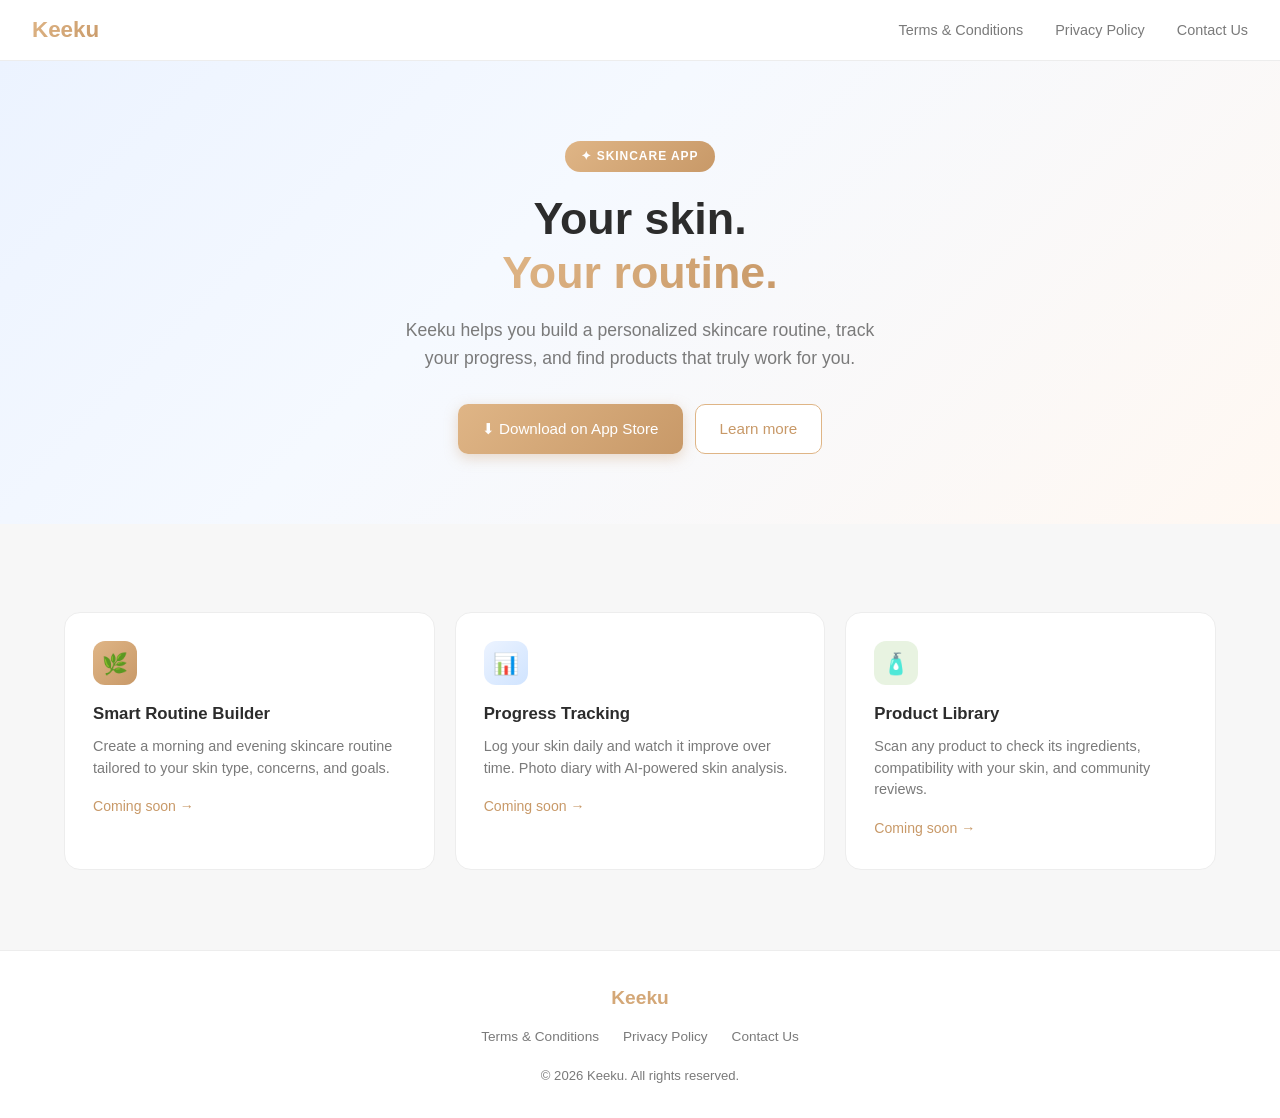
<file: index.html>
<!DOCTYPE html>
<html lang="en">
<head>
  <meta charset="UTF-8" />
  <meta name="viewport" content="width=device-width, initial-scale=1.0" />
  <title>Keeku — Your Skincare Companion</title>
  <meta name="description" content="Keeku helps you build a personalized skincare routine, track your skin progress, and discover products that actually work for you." />
  <link rel="stylesheet" href="style.css" />
</head>
<body>

  <nav>
    <div class="nav-inner">
      <a href="index.html" class="logo">Keeku</a>
      <ul class="nav-links">
        <li><a href="terms.html">Terms &amp; Conditions</a></li>
        <li><a href="privacy.html">Privacy Policy</a></li>
        <li><a href="contact.html">Contact Us</a></li>
      </ul>
    </div>
  </nav>

  <section class="hero">
    <div class="hero-badge">✦ Skincare App</div>
    <h1>Your skin.<br /><span>Your routine.</span></h1>
    <p>Keeku helps you build a personalized skincare routine, track your progress, and find products that truly work for you.</p>
    <div class="hero-links">
      <a href="#" class="btn btn-primary">
        ⬇ Download on App Store
      </a>
      <a href="#" class="btn btn-outline">
        Learn more
      </a>
    </div>
  </section>

  <main>
    <div class="cards-grid">
      <div class="card">
        <div class="card-icon icon-gold">🌿</div>
        <h3>Smart Routine Builder</h3>
        <p>Create a morning and evening skincare routine tailored to your skin type, concerns, and goals.</p>
        <a href="#" class="card-link">Coming soon →</a>
      </div>

      <div class="card">
        <div class="card-icon icon-blue">📊</div>
        <h3>Progress Tracking</h3>
        <p>Log your skin daily and watch it improve over time. Photo diary with AI-powered skin analysis.</p>
        <a href="#" class="card-link">Coming soon →</a>
      </div>

      <div class="card">
        <div class="card-icon icon-green">🧴</div>
        <h3>Product Library</h3>
        <p>Scan any product to check its ingredients, compatibility with your skin, and community reviews.</p>
        <a href="#" class="card-link">Coming soon →</a>
      </div>
    </div>
  </main>

  <footer>
    <div class="footer-inner">
      <div class="footer-logo">Keeku</div>
      <ul class="footer-links">
        <li><a href="terms.html">Terms &amp; Conditions</a></li>
        <li><a href="privacy.html">Privacy Policy</a></li>
        <li><a href="contact.html">Contact Us</a></li>
      </ul>
      <p>© 2026 Keeku. All rights reserved.</p>
    </div>
  </footer>

</body>
</html>
</file>
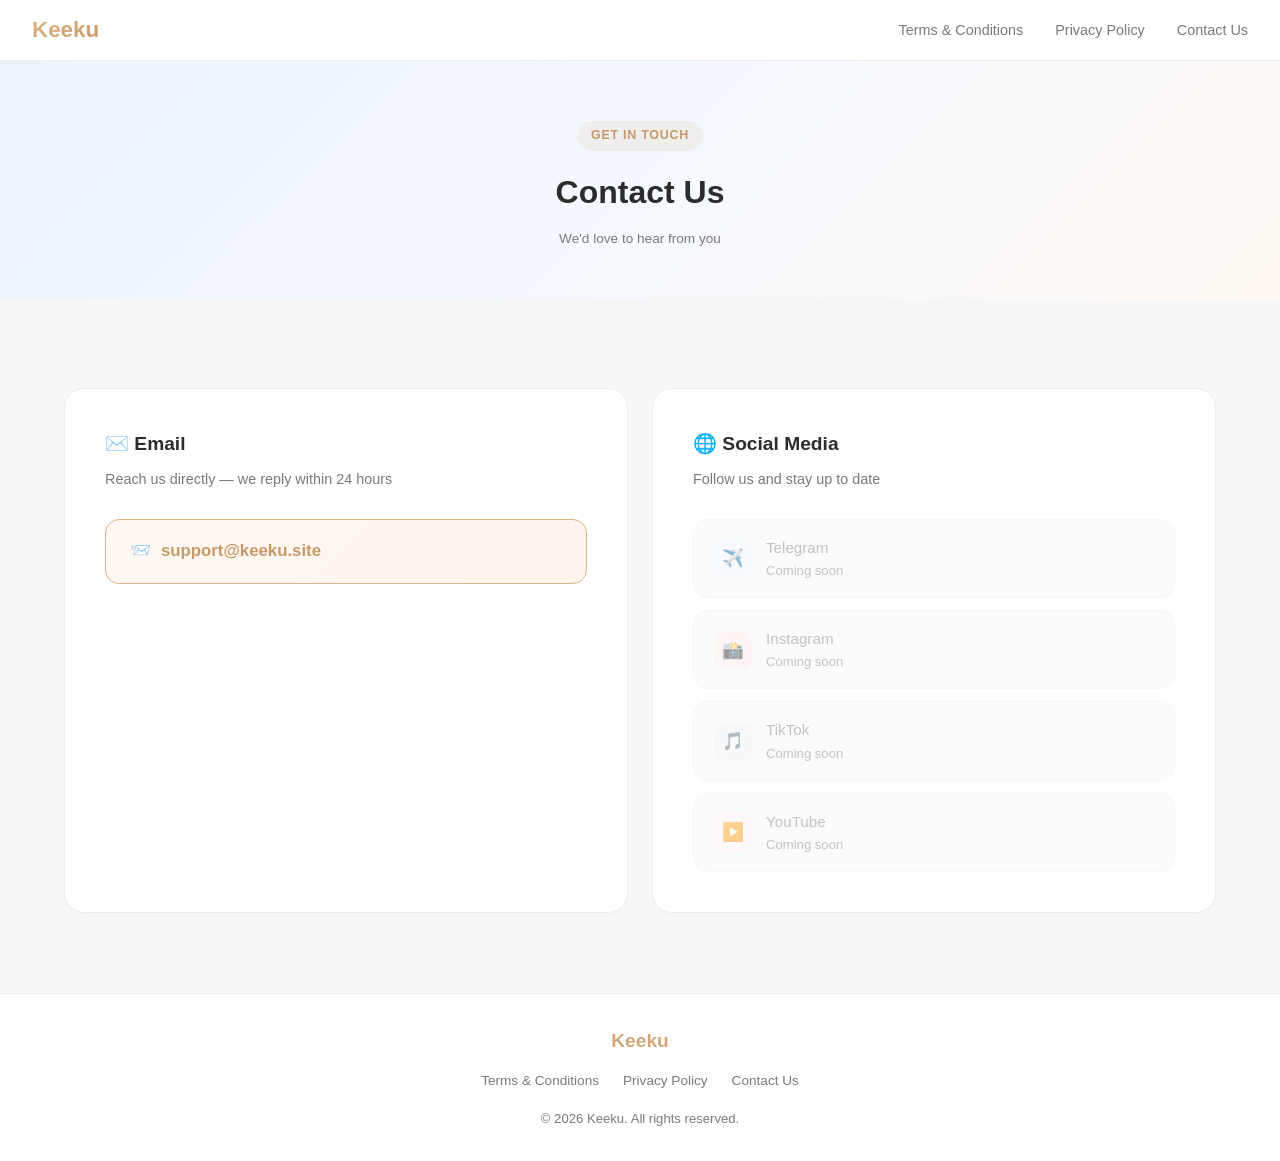
<file: contact.html>
<!DOCTYPE html>
<html lang="en">
<head>
  <meta charset="UTF-8" />
  <meta name="viewport" content="width=device-width, initial-scale=1.0" />
  <title>Contact Us — Keeku</title>
  <link rel="stylesheet" href="style.css" />
</head>
<body>

  <nav>
    <div class="nav-inner">
      <a href="index.html" class="logo">Keeku</a>
      <ul class="nav-links">
        <li><a href="terms.html">Terms &amp; Conditions</a></li>
        <li><a href="privacy.html">Privacy Policy</a></li>
        <li><a href="contact.html">Contact Us</a></li>
      </ul>
    </div>
  </nav>

  <div class="page-header">
    <div class="badge">Get in touch</div>
    <h1>Contact Us</h1>
    <p class="updated">We'd love to hear from you</p>
  </div>

  <main>
    <div class="contact-grid">

      <!-- EMAIL -->
      <div class="contact-card">
        <h2>✉️ Email</h2>
        <p class="sub">Reach us directly — we reply within 24 hours</p>
        <a href="mailto:support@keeku.site" class="contact-email-link">
          <span>📨</span>
          support@keeku.site
        </a>
      </div>

      <!-- SOCIAL MEDIA -->
      <div class="contact-card">
        <h2>🌐 Social Media</h2>
        <p class="sub">Follow us and stay up to date</p>
        <div class="social-list">

          <!-- Replace href="#" with real link when ready -->
          <a href="#" class="social-item placeholder">
            <div class="social-icon si-tg">✈️</div>
            <div>
              <div class="social-name">Telegram</div>
              <div class="social-handle">Coming soon</div>
            </div>
          </a>

          <a href="#" class="social-item placeholder">
            <div class="social-icon si-ig">📸</div>
            <div>
              <div class="social-name">Instagram</div>
              <div class="social-handle">Coming soon</div>
            </div>
          </a>

          <a href="#" class="social-item placeholder">
            <div class="social-icon si-tt">🎵</div>
            <div>
              <div class="social-name">TikTok</div>
              <div class="social-handle">Coming soon</div>
            </div>
          </a>

          <a href="#" class="social-item placeholder">
            <div class="social-icon si-yt">▶️</div>
            <div>
              <div class="social-name">YouTube</div>
              <div class="social-handle">Coming soon</div>
            </div>
          </a>

        </div>
      </div>

    </div>
  </main>

  <footer>
    <div class="footer-inner">
      <div class="footer-logo">Keeku</div>
      <ul class="footer-links">
        <li><a href="terms.html">Terms &amp; Conditions</a></li>
        <li><a href="privacy.html">Privacy Policy</a></li>
        <li><a href="contact.html">Contact Us</a></li>
      </ul>
      <p>© 2026 Keeku. All rights reserved.</p>
    </div>
  </footer>

</body>
</html>
</file>
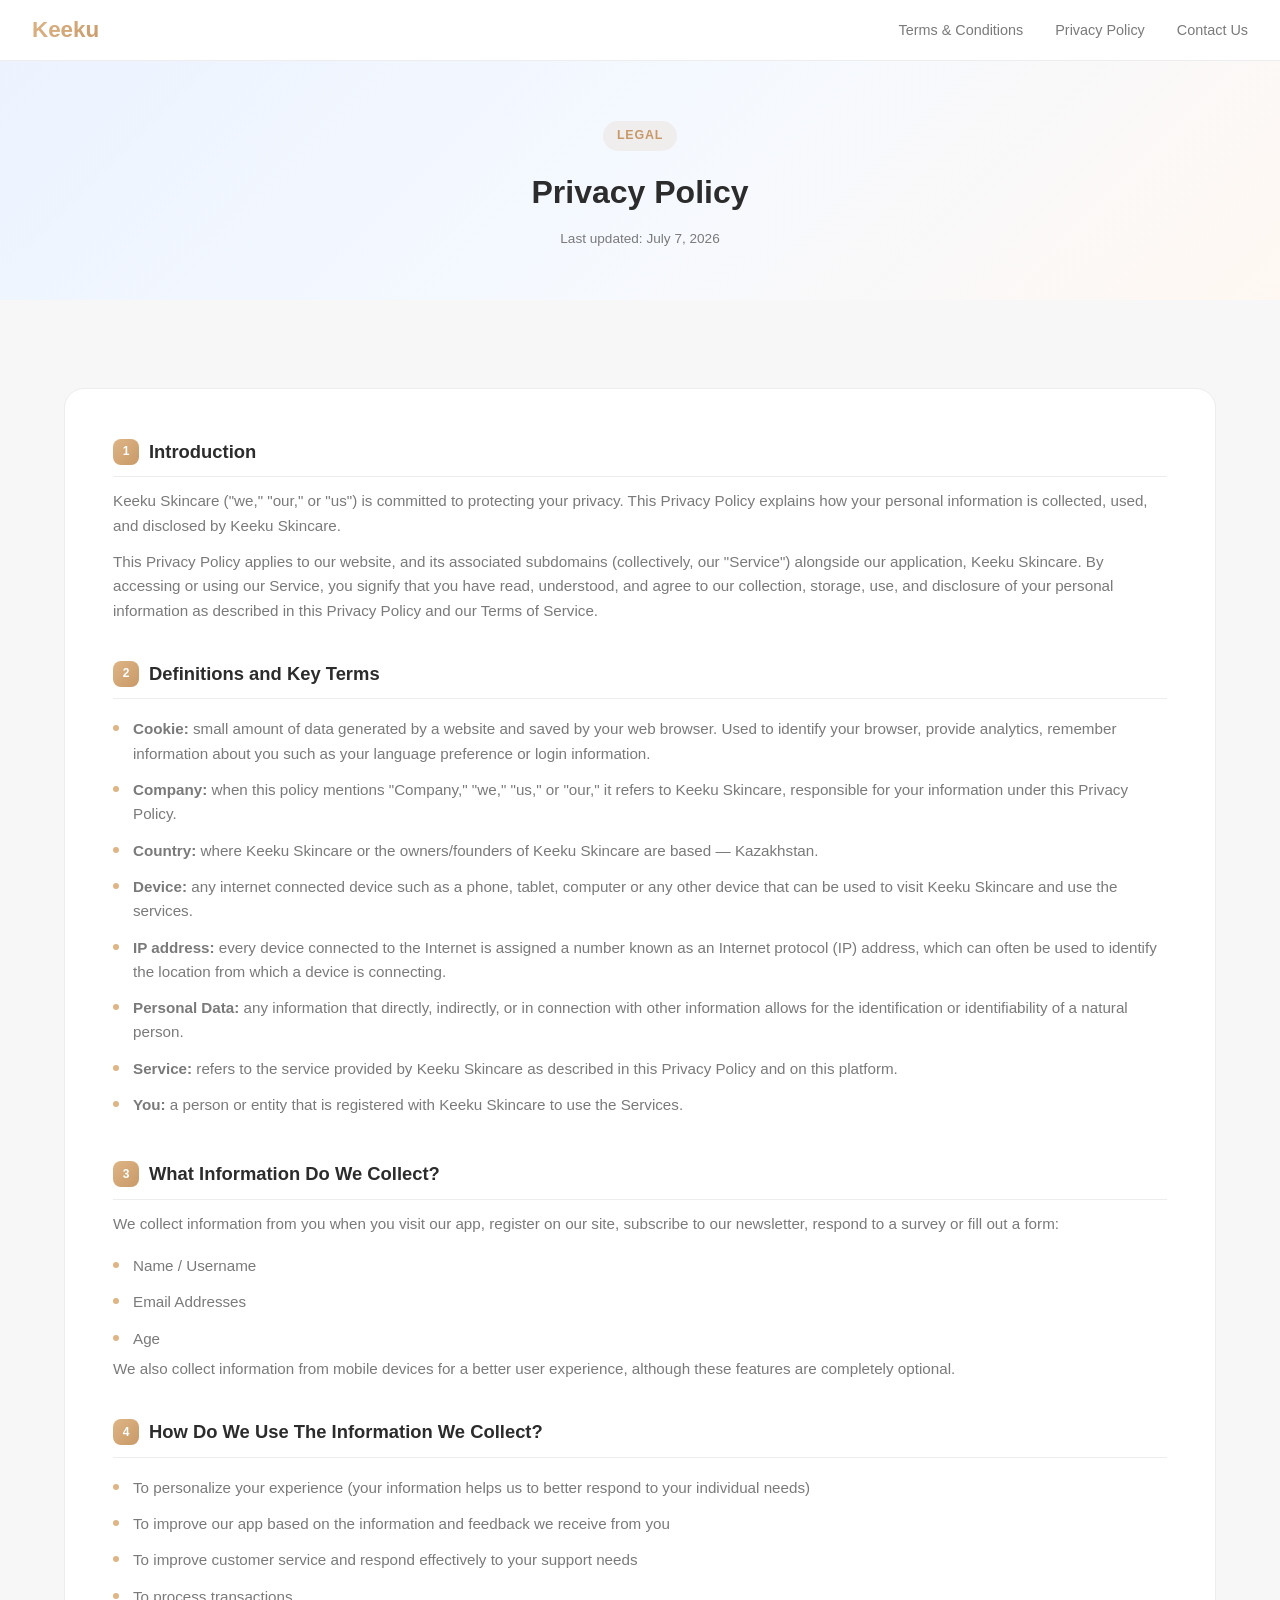
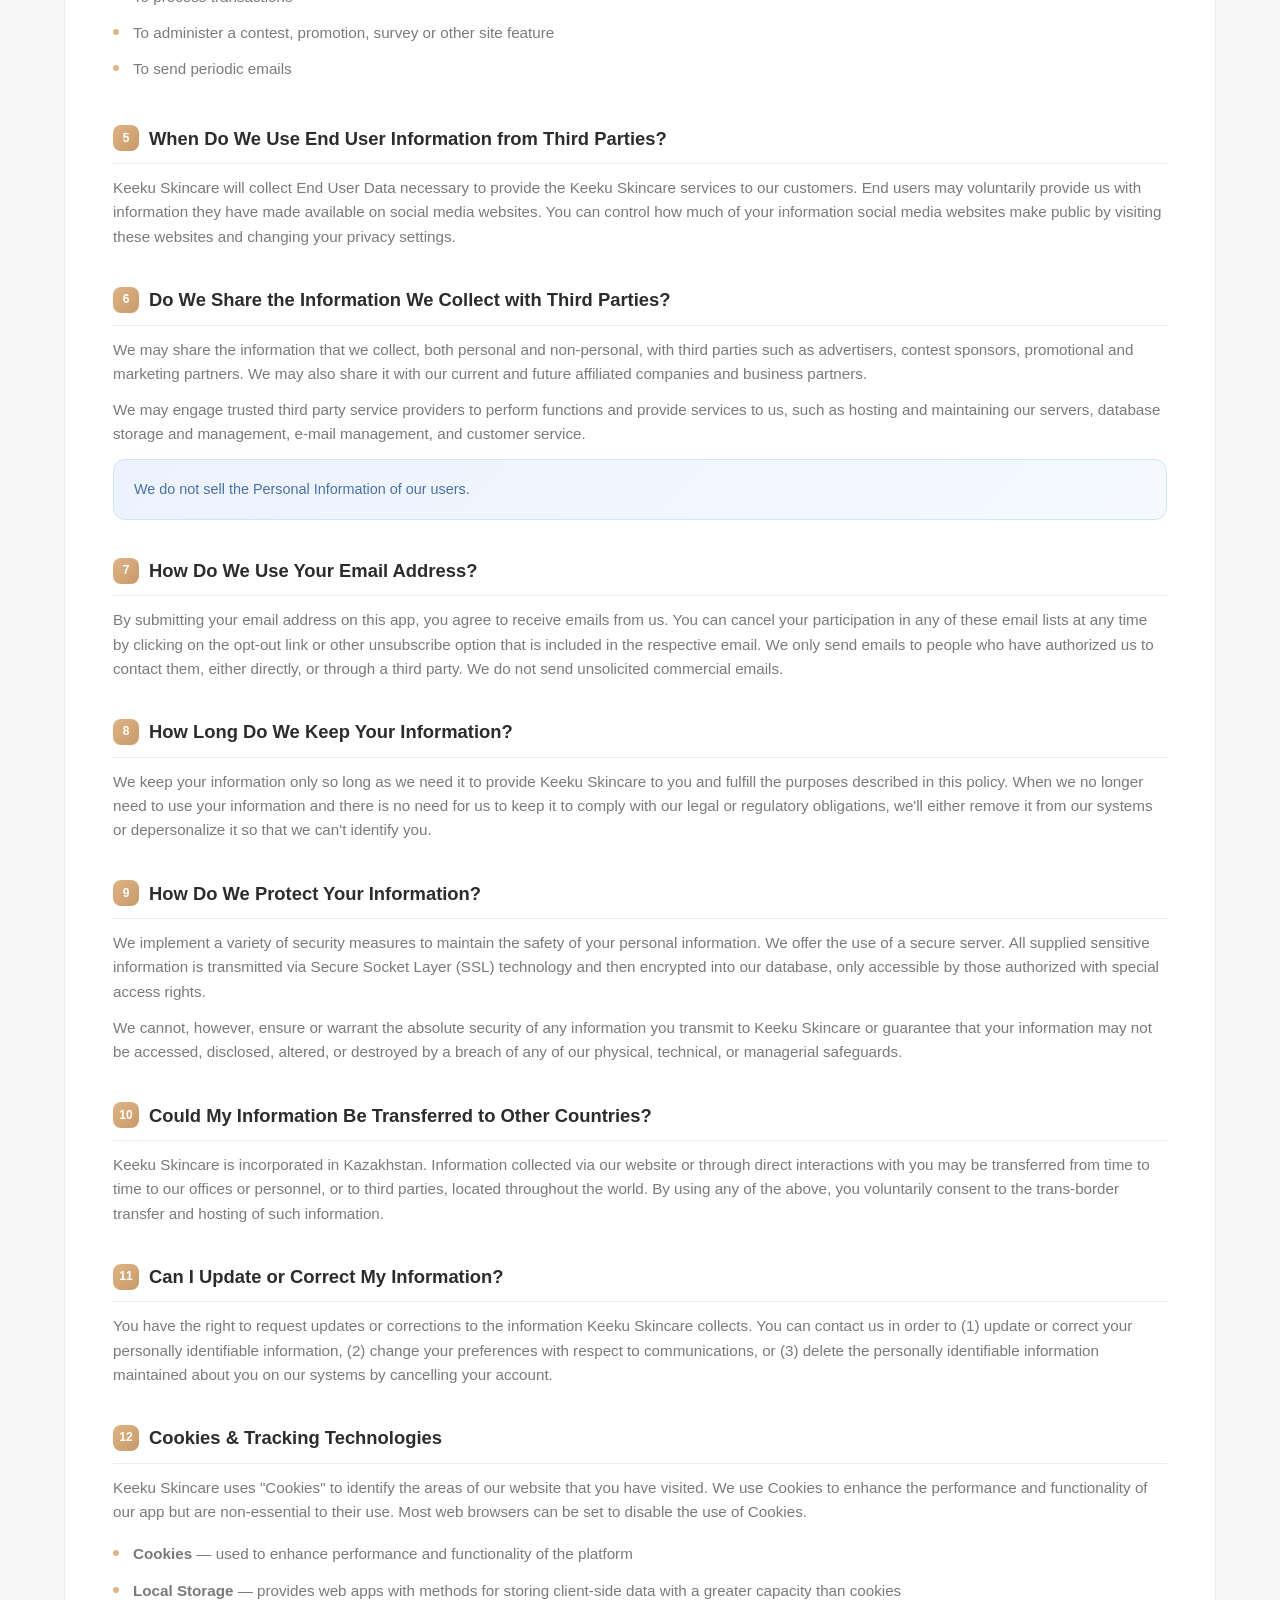
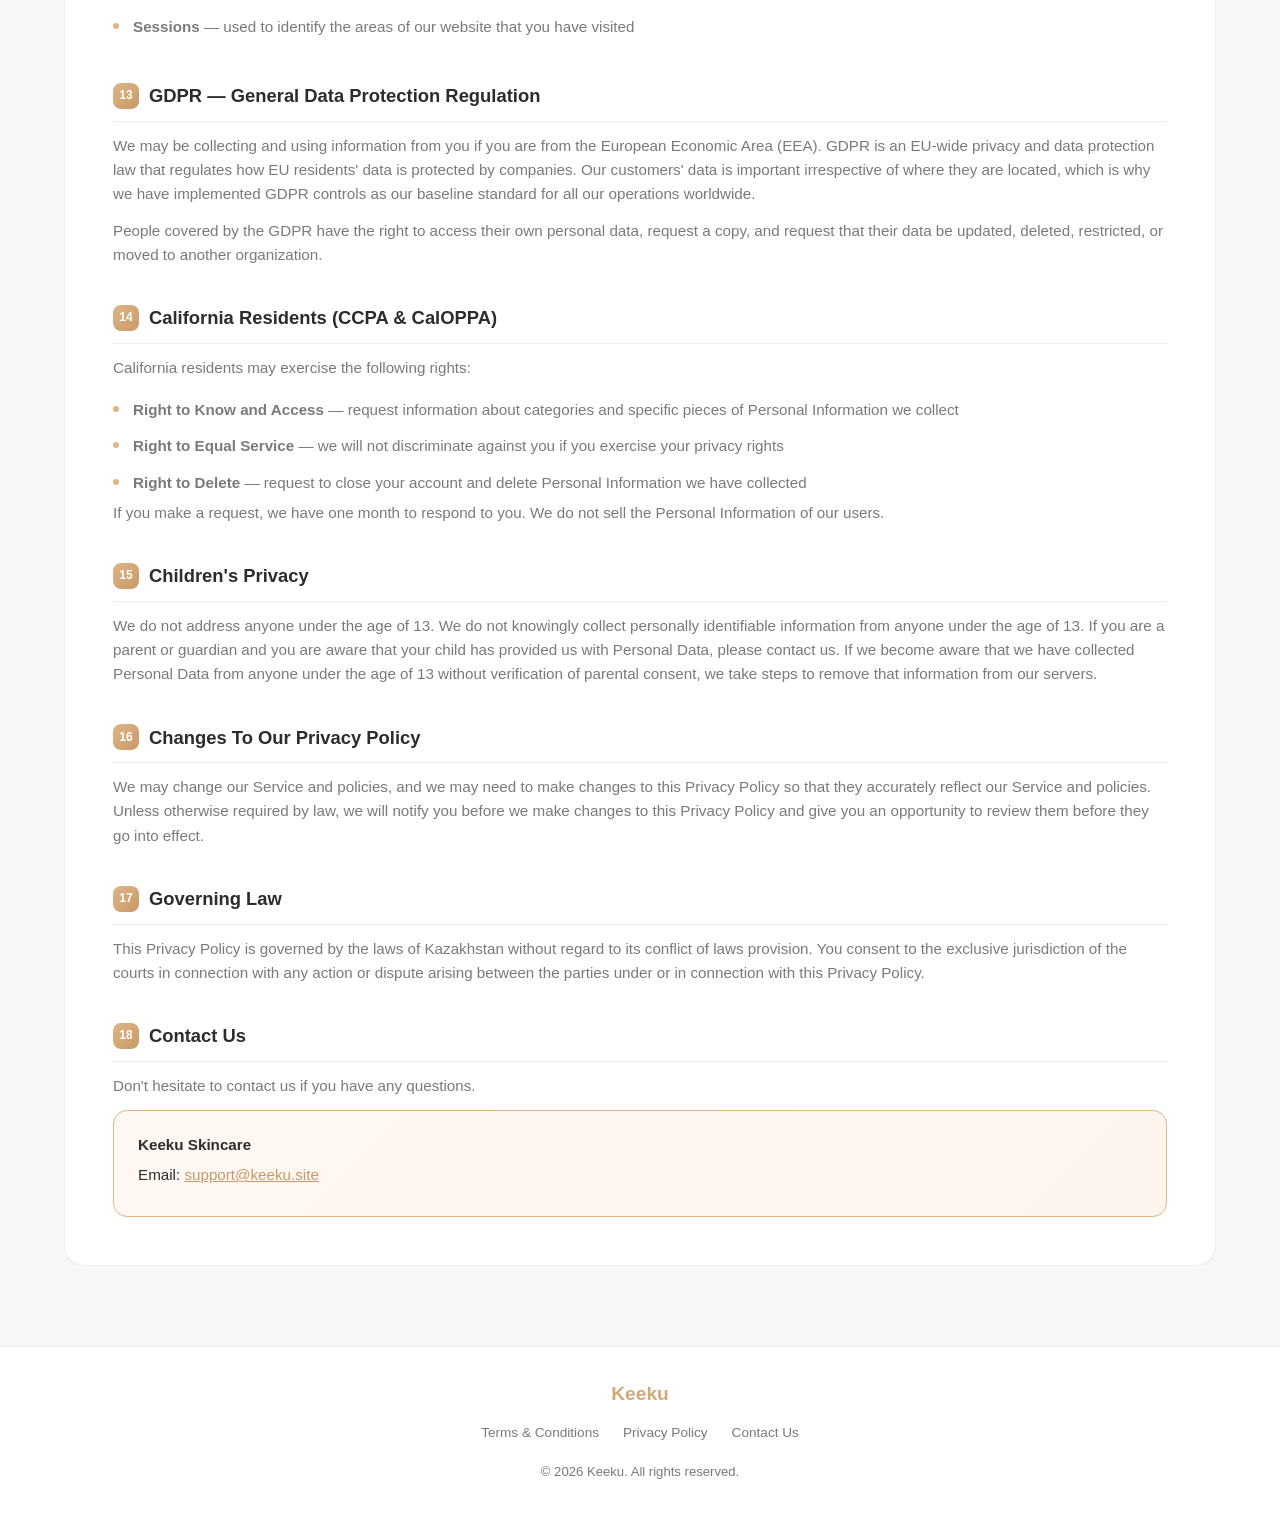
<file: privacy.html>
<!DOCTYPE html>
<html lang="en">
<head>
  <meta charset="UTF-8" />
  <meta name="viewport" content="width=device-width, initial-scale=1.0" />
  <title>Privacy Policy — Keeku</title>
  <link rel="stylesheet" href="style.css" />
</head>
<body>

  <nav>
    <div class="nav-inner">
      <a href="index.html" class="logo">Keeku</a>
      <ul class="nav-links">
        <li><a href="terms.html">Terms &amp; Conditions</a></li>
        <li><a href="privacy.html">Privacy Policy</a></li>
        <li><a href="contact.html">Contact Us</a></li>
      </ul>
    </div>
  </nav>

  <div class="page-header">
    <div class="badge">Legal</div>
    <h1>Privacy Policy</h1>
    <p class="updated">Last updated: July 7, 2026</p>
  </div>

  <main>
    <div class="legal-content">

      <section>
        <h2><span class="section-num">1</span> Introduction</h2>
        <p>Keeku Skincare ("we," "our," or "us") is committed to protecting your privacy. This Privacy Policy explains how your personal information is collected, used, and disclosed by Keeku Skincare.</p>
        <p>This Privacy Policy applies to our website, and its associated subdomains (collectively, our "Service") alongside our application, Keeku Skincare. By accessing or using our Service, you signify that you have read, understood, and agree to our collection, storage, use, and disclosure of your personal information as described in this Privacy Policy and our Terms of Service.</p>
      </section>

      <section>
        <h2><span class="section-num">2</span> Definitions and Key Terms</h2>
        <ul>
          <li><strong>Cookie:</strong> small amount of data generated by a website and saved by your web browser. Used to identify your browser, provide analytics, remember information about you such as your language preference or login information.</li>
          <li><strong>Company:</strong> when this policy mentions "Company," "we," "us," or "our," it refers to Keeku Skincare, responsible for your information under this Privacy Policy.</li>
          <li><strong>Country:</strong> where Keeku Skincare or the owners/founders of Keeku Skincare are based — Kazakhstan.</li>
          <li><strong>Device:</strong> any internet connected device such as a phone, tablet, computer or any other device that can be used to visit Keeku Skincare and use the services.</li>
          <li><strong>IP address:</strong> every device connected to the Internet is assigned a number known as an Internet protocol (IP) address, which can often be used to identify the location from which a device is connecting.</li>
          <li><strong>Personal Data:</strong> any information that directly, indirectly, or in connection with other information allows for the identification or identifiability of a natural person.</li>
          <li><strong>Service:</strong> refers to the service provided by Keeku Skincare as described in this Privacy Policy and on this platform.</li>
          <li><strong>You:</strong> a person or entity that is registered with Keeku Skincare to use the Services.</li>
        </ul>
      </section>

      <section>
        <h2><span class="section-num">3</span> What Information Do We Collect?</h2>
        <p>We collect information from you when you visit our app, register on our site, subscribe to our newsletter, respond to a survey or fill out a form:</p>
        <ul>
          <li>Name / Username</li>
          <li>Email Addresses</li>
          <li>Age</li>
        </ul>
        <p>We also collect information from mobile devices for a better user experience, although these features are completely optional.</p>
      </section>

      <section>
        <h2><span class="section-num">4</span> How Do We Use The Information We Collect?</h2>
        <ul>
          <li>To personalize your experience (your information helps us to better respond to your individual needs)</li>
          <li>To improve our app based on the information and feedback we receive from you</li>
          <li>To improve customer service and respond effectively to your support needs</li>
          <li>To process transactions</li>
          <li>To administer a contest, promotion, survey or other site feature</li>
          <li>To send periodic emails</li>
        </ul>
      </section>

      <section>
        <h2><span class="section-num">5</span> When Do We Use End User Information from Third Parties?</h2>
        <p>Keeku Skincare will collect End User Data necessary to provide the Keeku Skincare services to our customers. End users may voluntarily provide us with information they have made available on social media websites. You can control how much of your information social media websites make public by visiting these websites and changing your privacy settings.</p>
      </section>

      <section>
        <h2><span class="section-num">6</span> Do We Share the Information We Collect with Third Parties?</h2>
        <p>We may share the information that we collect, both personal and non-personal, with third parties such as advertisers, contest sponsors, promotional and marketing partners. We may also share it with our current and future affiliated companies and business partners.</p>
        <p>We may engage trusted third party service providers to perform functions and provide services to us, such as hosting and maintaining our servers, database storage and management, e-mail management, and customer service.</p>
        <div class="highlight-box">
          <p>We do not sell the Personal Information of our users.</p>
        </div>
      </section>

      <section>
        <h2><span class="section-num">7</span> How Do We Use Your Email Address?</h2>
        <p>By submitting your email address on this app, you agree to receive emails from us. You can cancel your participation in any of these email lists at any time by clicking on the opt-out link or other unsubscribe option that is included in the respective email. We only send emails to people who have authorized us to contact them, either directly, or through a third party. We do not send unsolicited commercial emails.</p>
      </section>

      <section>
        <h2><span class="section-num">8</span> How Long Do We Keep Your Information?</h2>
        <p>We keep your information only so long as we need it to provide Keeku Skincare to you and fulfill the purposes described in this policy. When we no longer need to use your information and there is no need for us to keep it to comply with our legal or regulatory obligations, we'll either remove it from our systems or depersonalize it so that we can't identify you.</p>
      </section>

      <section>
        <h2><span class="section-num">9</span> How Do We Protect Your Information?</h2>
        <p>We implement a variety of security measures to maintain the safety of your personal information. We offer the use of a secure server. All supplied sensitive information is transmitted via Secure Socket Layer (SSL) technology and then encrypted into our database, only accessible by those authorized with special access rights.</p>
        <p>We cannot, however, ensure or warrant the absolute security of any information you transmit to Keeku Skincare or guarantee that your information may not be accessed, disclosed, altered, or destroyed by a breach of any of our physical, technical, or managerial safeguards.</p>
      </section>

      <section>
        <h2><span class="section-num">10</span> Could My Information Be Transferred to Other Countries?</h2>
        <p>Keeku Skincare is incorporated in Kazakhstan. Information collected via our website or through direct interactions with you may be transferred from time to time to our offices or personnel, or to third parties, located throughout the world. By using any of the above, you voluntarily consent to the trans-border transfer and hosting of such information.</p>
      </section>

      <section>
        <h2><span class="section-num">11</span> Can I Update or Correct My Information?</h2>
        <p>You have the right to request updates or corrections to the information Keeku Skincare collects. You can contact us in order to (1) update or correct your personally identifiable information, (2) change your preferences with respect to communications, or (3) delete the personally identifiable information maintained about you on our systems by cancelling your account.</p>
      </section>

      <section>
        <h2><span class="section-num">12</span> Cookies &amp; Tracking Technologies</h2>
        <p>Keeku Skincare uses "Cookies" to identify the areas of our website that you have visited. We use Cookies to enhance the performance and functionality of our app but are non-essential to their use. Most web browsers can be set to disable the use of Cookies.</p>
        <ul>
          <li><strong>Cookies</strong> — used to enhance performance and functionality of the platform</li>
          <li><strong>Local Storage</strong> — provides web apps with methods for storing client-side data with a greater capacity than cookies</li>
          <li><strong>Sessions</strong> — used to identify the areas of our website that you have visited</li>
        </ul>
      </section>

      <section>
        <h2><span class="section-num">13</span> GDPR — General Data Protection Regulation</h2>
        <p>We may be collecting and using information from you if you are from the European Economic Area (EEA). GDPR is an EU-wide privacy and data protection law that regulates how EU residents' data is protected by companies. Our customers' data is important irrespective of where they are located, which is why we have implemented GDPR controls as our baseline standard for all our operations worldwide.</p>
        <p>People covered by the GDPR have the right to access their own personal data, request a copy, and request that their data be updated, deleted, restricted, or moved to another organization.</p>
      </section>

      <section>
        <h2><span class="section-num">14</span> California Residents (CCPA &amp; CalOPPA)</h2>
        <p>California residents may exercise the following rights:</p>
        <ul>
          <li><strong>Right to Know and Access</strong> — request information about categories and specific pieces of Personal Information we collect</li>
          <li><strong>Right to Equal Service</strong> — we will not discriminate against you if you exercise your privacy rights</li>
          <li><strong>Right to Delete</strong> — request to close your account and delete Personal Information we have collected</li>
        </ul>
        <p>If you make a request, we have one month to respond to you. We do not sell the Personal Information of our users.</p>
      </section>

      <section>
        <h2><span class="section-num">15</span> Children's Privacy</h2>
        <p>We do not address anyone under the age of 13. We do not knowingly collect personally identifiable information from anyone under the age of 13. If you are a parent or guardian and you are aware that your child has provided us with Personal Data, please contact us. If we become aware that we have collected Personal Data from anyone under the age of 13 without verification of parental consent, we take steps to remove that information from our servers.</p>
      </section>

      <section>
        <h2><span class="section-num">16</span> Changes To Our Privacy Policy</h2>
        <p>We may change our Service and policies, and we may need to make changes to this Privacy Policy so that they accurately reflect our Service and policies. Unless otherwise required by law, we will notify you before we make changes to this Privacy Policy and give you an opportunity to review them before they go into effect.</p>
      </section>

      <section>
        <h2><span class="section-num">17</span> Governing Law</h2>
        <p>This Privacy Policy is governed by the laws of Kazakhstan without regard to its conflict of laws provision. You consent to the exclusive jurisdiction of the courts in connection with any action or dispute arising between the parties under or in connection with this Privacy Policy.</p>
      </section>

      <section>
        <h2><span class="section-num">18</span> Contact Us</h2>
        <p>Don't hesitate to contact us if you have any questions.</p>
        <div class="contact-box">
          <p><strong>Keeku Skincare</strong></p>
          <p>Email: <a href="mailto:support@keeku.site">support@keeku.site</a></p>
        </div>
      </section>

    </div>
  </main>

  <footer>
    <div class="footer-inner">
      <div class="footer-logo">Keeku</div>
      <ul class="footer-links">
        <li><a href="terms.html">Terms &amp; Conditions</a></li>
        <li><a href="privacy.html">Privacy Policy</a></li>
        <li><a href="contact.html">Contact Us</a></li>
      </ul>
      <p>© 2026 Keeku. All rights reserved.</p>
    </div>
  </footer>

</body>
</html>
</file>
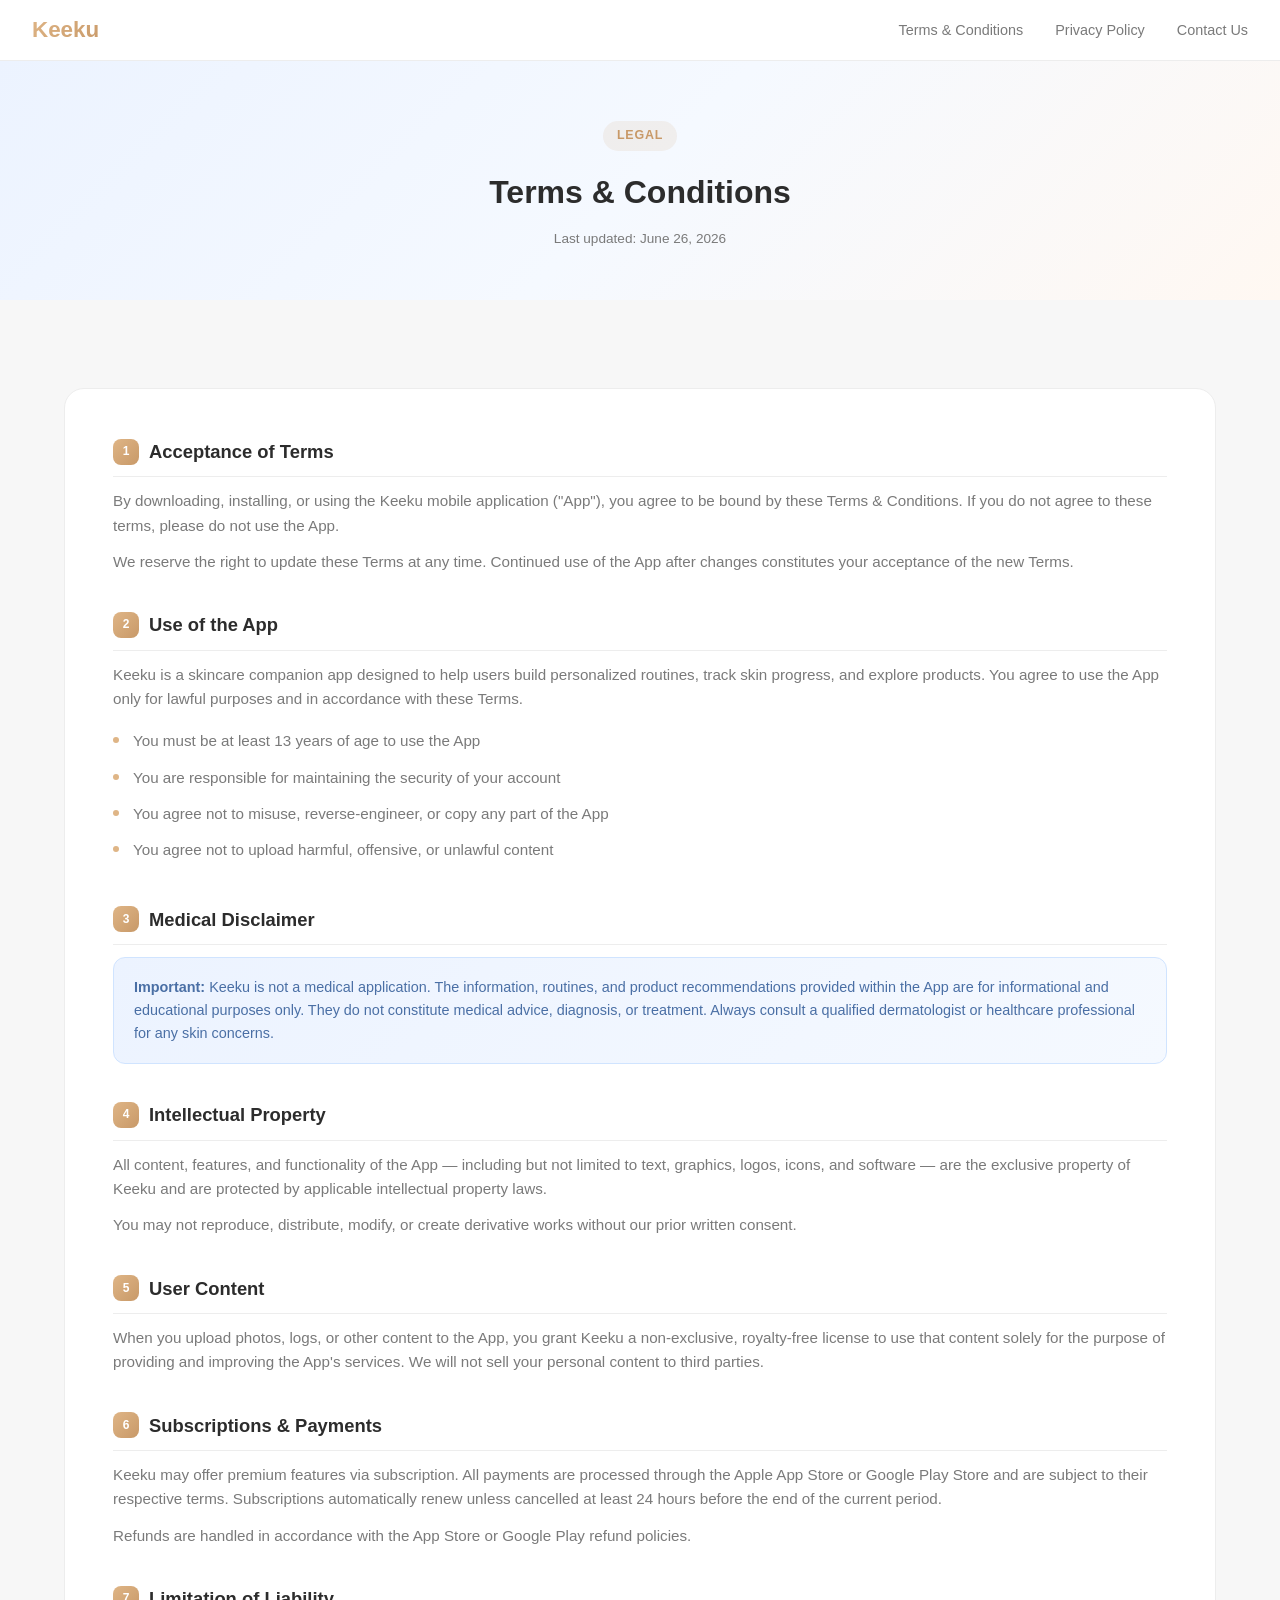
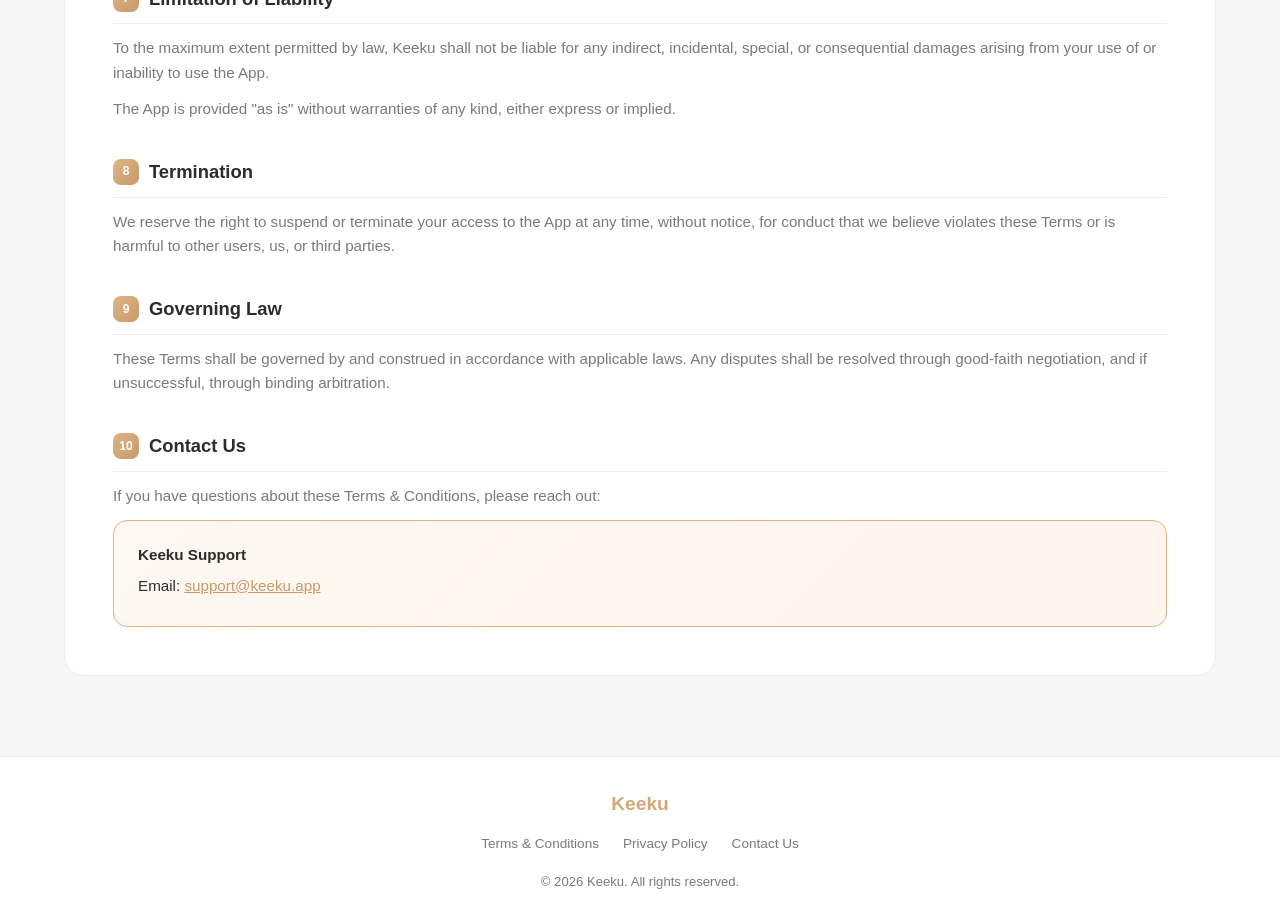
<file: terms.html>
<!DOCTYPE html>
<html lang="en">
<head>
  <meta charset="UTF-8" />
  <meta name="viewport" content="width=device-width, initial-scale=1.0" />
  <title>Terms &amp; Conditions — Keeku</title>
  <link rel="stylesheet" href="style.css" />
</head>
<body>

  <nav>
    <div class="nav-inner">
      <a href="index.html" class="logo">Keeku</a>
      <ul class="nav-links">
        <li><a href="terms.html">Terms &amp; Conditions</a></li>
        <li><a href="privacy.html">Privacy Policy</a></li>
        <li><a href="contact.html">Contact Us</a></li>
      </ul>
    </div>
  </nav>

  <div class="page-header">
    <div class="badge">Legal</div>
    <h1>Terms &amp; Conditions</h1>
    <p class="updated">Last updated: June 26, 2026</p>
  </div>

  <main>
    <div class="legal-content">

      <section>
        <h2><span class="section-num">1</span> Acceptance of Terms</h2>
        <p>By downloading, installing, or using the Keeku mobile application ("App"), you agree to be bound by these Terms &amp; Conditions. If you do not agree to these terms, please do not use the App.</p>
        <p>We reserve the right to update these Terms at any time. Continued use of the App after changes constitutes your acceptance of the new Terms.</p>
      </section>

      <section>
        <h2><span class="section-num">2</span> Use of the App</h2>
        <p>Keeku is a skincare companion app designed to help users build personalized routines, track skin progress, and explore products. You agree to use the App only for lawful purposes and in accordance with these Terms.</p>
        <ul>
          <li>You must be at least 13 years of age to use the App</li>
          <li>You are responsible for maintaining the security of your account</li>
          <li>You agree not to misuse, reverse-engineer, or copy any part of the App</li>
          <li>You agree not to upload harmful, offensive, or unlawful content</li>
        </ul>
      </section>

      <section>
        <h2><span class="section-num">3</span> Medical Disclaimer</h2>
        <div class="highlight-box">
          <p><strong>Important:</strong> Keeku is not a medical application. The information, routines, and product recommendations provided within the App are for informational and educational purposes only. They do not constitute medical advice, diagnosis, or treatment. Always consult a qualified dermatologist or healthcare professional for any skin concerns.</p>
        </div>
      </section>

      <section>
        <h2><span class="section-num">4</span> Intellectual Property</h2>
        <p>All content, features, and functionality of the App — including but not limited to text, graphics, logos, icons, and software — are the exclusive property of Keeku and are protected by applicable intellectual property laws.</p>
        <p>You may not reproduce, distribute, modify, or create derivative works without our prior written consent.</p>
      </section>

      <section>
        <h2><span class="section-num">5</span> User Content</h2>
        <p>When you upload photos, logs, or other content to the App, you grant Keeku a non-exclusive, royalty-free license to use that content solely for the purpose of providing and improving the App's services. We will not sell your personal content to third parties.</p>
      </section>

      <section>
        <h2><span class="section-num">6</span> Subscriptions &amp; Payments</h2>
        <p>Keeku may offer premium features via subscription. All payments are processed through the Apple App Store or Google Play Store and are subject to their respective terms. Subscriptions automatically renew unless cancelled at least 24 hours before the end of the current period.</p>
        <p>Refunds are handled in accordance with the App Store or Google Play refund policies.</p>
      </section>

      <section>
        <h2><span class="section-num">7</span> Limitation of Liability</h2>
        <p>To the maximum extent permitted by law, Keeku shall not be liable for any indirect, incidental, special, or consequential damages arising from your use of or inability to use the App.</p>
        <p>The App is provided "as is" without warranties of any kind, either express or implied.</p>
      </section>

      <section>
        <h2><span class="section-num">8</span> Termination</h2>
        <p>We reserve the right to suspend or terminate your access to the App at any time, without notice, for conduct that we believe violates these Terms or is harmful to other users, us, or third parties.</p>
      </section>

      <section>
        <h2><span class="section-num">9</span> Governing Law</h2>
        <p>These Terms shall be governed by and construed in accordance with applicable laws. Any disputes shall be resolved through good-faith negotiation, and if unsuccessful, through binding arbitration.</p>
      </section>

      <section>
        <h2><span class="section-num">10</span> Contact Us</h2>
        <p>If you have questions about these Terms &amp; Conditions, please reach out:</p>
        <div class="contact-box">
          <p><strong>Keeku Support</strong></p>
          <p>Email: <a href="mailto:support@keeku.app">support@keeku.app</a></p>
        </div>
      </section>

    </div>
  </main>

  <footer>
    <div class="footer-inner">
      <div class="footer-logo">Keeku</div>
      <ul class="footer-links">
        <li><a href="terms.html">Terms &amp; Conditions</a></li>
        <li><a href="privacy.html">Privacy Policy</a></li>
        <li><a href="contact.html">Contact Us</a></li>
      </ul>
      <p>© 2026 Keeku. All rights reserved.</p>
    </div>
  </footer>

</body>
</html>
</file>
<file: style.css>
* {
  margin: 0;
  padding: 0;
  box-sizing: border-box;
}

:root {
  --bg: #F7F7F7;
  --card: #FFFFFF;
  --primary: #C89968;
  --primary-light: #DFB586;
  --primary-mid: #D4A574;
  --blue-soft: #ECF3FF;
  --blue-lighter: #F5F9FF;
  --accent-red: #A72608;
  --accent-green: #A4CF87;
  --text: #2C2C2C;
  --text-muted: #7A7A7A;
  --border: #EDEDED;
}

body {
  font-family: -apple-system, BlinkMacSystemFont, 'Segoe UI', Roboto, sans-serif;
  background: var(--bg);
  color: var(--text);
  line-height: 1.6;
}

/* NAV */
nav {
  background: var(--card);
  border-bottom: 1px solid var(--border);
  padding: 0 2rem;
  position: sticky;
  top: 0;
  z-index: 100;
}

.nav-inner {
  width: 100%;
  display: flex;
  align-items: center;
  justify-content: space-between;
  height: 60px;
}

.logo {
  font-size: 1.4rem;
  font-weight: 700;
  background: linear-gradient(135deg, #DFB586, #C89968);
  -webkit-background-clip: text;
  -webkit-text-fill-color: transparent;
  background-clip: text;
  text-decoration: none;
}

.nav-links {
  display: flex;
  gap: 2rem;
  list-style: none;
}

.nav-links a {
  text-decoration: none;
  color: var(--text-muted);
  font-size: 0.9rem;
  transition: color 0.2s;
}

.nav-links a:hover {
  color: var(--primary);
}

/* HERO */
.hero {
  background: linear-gradient(135deg, #ECF3FF 0%, #F5F9FF 40%, #FFF8F2 100%);
  padding: 80px 2rem 70px;
  text-align: center;
}

.hero-badge {
  display: inline-block;
  background: linear-gradient(135deg, #DFB586, #C89968);
  color: white;
  font-size: 0.75rem;
  font-weight: 600;
  letter-spacing: 0.08em;
  text-transform: uppercase;
  padding: 6px 16px;
  border-radius: 20px;
  margin-bottom: 20px;
}

.hero h1 {
  font-size: 2.8rem;
  font-weight: 700;
  margin-bottom: 16px;
  line-height: 1.2;
  color: var(--text);
}

.hero h1 span {
  background: linear-gradient(135deg, #DFB586, #C89968);
  -webkit-background-clip: text;
  -webkit-text-fill-color: transparent;
  background-clip: text;
}

.hero p {
  color: var(--text-muted);
  font-size: 1.1rem;
  max-width: 480px;
  margin: 0 auto 32px;
}

.hero-links {
  display: flex;
  gap: 12px;
  justify-content: center;
  flex-wrap: wrap;
}

.btn {
  display: inline-flex;
  align-items: center;
  gap: 8px;
  padding: 12px 24px;
  border-radius: 10px;
  font-size: 0.95rem;
  font-weight: 500;
  text-decoration: none;
  transition: all 0.2s;
}

.btn-primary {
  background: linear-gradient(135deg, #DFB586, #C89968);
  color: white;
  box-shadow: 0 4px 14px rgba(200, 153, 104, 0.35);
}

.btn-primary:hover {
  box-shadow: 0 6px 20px rgba(200, 153, 104, 0.5);
  transform: translateY(-1px);
}

.btn-outline {
  background: var(--card);
  color: var(--primary);
  border: 1.5px solid var(--primary-light);
}

.btn-outline:hover {
  background: #FFF8F2;
}

/* MAIN CONTENT */
main {
  width: 100%;
  padding: 3rem 4rem 5rem;
  box-sizing: border-box;
}

/* CARDS GRID (index) */
.cards-grid {
  display: grid;
  grid-template-columns: repeat(auto-fit, minmax(260px, 1fr));
  gap: 20px;
  margin-top: 2.5rem;
}

.card {
  background: var(--card);
  border: 1px solid var(--border);
  border-radius: 16px;
  padding: 28px;
  transition: box-shadow 0.2s;
}

.card:hover {
  box-shadow: 0 8px 30px rgba(200, 153, 104, 0.12);
}

.card-icon {
  width: 44px;
  height: 44px;
  border-radius: 12px;
  display: flex;
  align-items: center;
  justify-content: center;
  font-size: 1.3rem;
  margin-bottom: 16px;
}

.icon-gold {
  background: linear-gradient(135deg, #DFB586, #C89968);
}

.icon-blue {
  background: linear-gradient(135deg, #ECF3FF, #D0E4FF);
}

.icon-green {
  background: rgba(164, 207, 135, 0.25);
}

.card h3 {
  font-size: 1.05rem;
  font-weight: 600;
  margin-bottom: 8px;
}

.card p {
  font-size: 0.9rem;
  color: var(--text-muted);
  line-height: 1.5;
}

.card-link {
  display: inline-flex;
  align-items: center;
  gap: 4px;
  margin-top: 16px;
  font-size: 0.88rem;
  font-weight: 500;
  color: var(--primary);
  text-decoration: none;
}

.card-link:hover {
  color: var(--primary-mid);
}

/* LEGAL PAGES */
.page-header {
  background: linear-gradient(135deg, #ECF3FF 0%, #F5F9FF 50%, #FFF8F2 100%);
  padding: 60px 2rem 50px;
  text-align: center;
}

.page-header .badge {
  display: inline-block;
  background: rgba(200, 153, 104, 0.12);
  color: var(--primary);
  font-size: 0.78rem;
  font-weight: 600;
  letter-spacing: 0.06em;
  text-transform: uppercase;
  padding: 5px 14px;
  border-radius: 20px;
  margin-bottom: 16px;
}

.page-header h1 {
  font-size: 2rem;
  font-weight: 700;
  margin-bottom: 10px;
}

.page-header .updated {
  font-size: 0.85rem;
  color: var(--text-muted);
}

/* LEGAL CONTENT */
.legal-content {
  background: var(--card);
  border: 1px solid var(--border);
  border-radius: 20px;
  padding: 48px;
  margin-top: 2.5rem;
}

.legal-content section {
  margin-bottom: 36px;
}

.legal-content section:last-child {
  margin-bottom: 0;
}

.legal-content h2 {
  font-size: 1.15rem;
  font-weight: 600;
  color: var(--text);
  margin-bottom: 12px;
  padding-bottom: 10px;
  border-bottom: 1.5px solid var(--border);
  display: flex;
  align-items: center;
  gap: 10px;
}

.section-num {
  display: inline-flex;
  align-items: center;
  justify-content: center;
  width: 26px;
  height: 26px;
  border-radius: 8px;
  background: linear-gradient(135deg, #DFB586, #C89968);
  color: white;
  font-size: 0.75rem;
  font-weight: 700;
  flex-shrink: 0;
}

.legal-content p {
  color: var(--text-muted);
  font-size: 0.95rem;
  margin-bottom: 12px;
}

.legal-content ul {
  list-style: none;
  padding: 0;
}

.legal-content ul li {
  color: var(--text-muted);
  font-size: 0.95rem;
  padding: 6px 0 6px 20px;
  position: relative;
}

.legal-content ul li::before {
  content: '';
  position: absolute;
  left: 0;
  top: 14px;
  width: 6px;
  height: 6px;
  border-radius: 50%;
  background: var(--primary-light);
}

.highlight-box {
  background: linear-gradient(135deg, #ECF3FF, #F5F9FF);
  border: 1px solid #D0E4FF;
  border-radius: 12px;
  padding: 18px 20px;
  margin-top: 12px;
}

.highlight-box p {
  margin: 0;
  font-size: 0.9rem;
  color: #4A6FA5;
}

.contact-box {
  background: linear-gradient(135deg, #FFF8F2, #FDF4ED);
  border: 1.5px solid var(--primary-light);
  border-radius: 14px;
  padding: 22px 24px;
  margin-top: 12px;
}

.contact-box p {
  margin: 0 0 6px;
  font-size: 0.95rem;
  color: var(--text);
}

.contact-box a {
  color: var(--primary);
  font-weight: 500;
}

/* FOOTER */
footer {
  background: var(--card);
  border-top: 1px solid var(--border);
  padding: 32px 2rem;
  text-align: center;
}

.footer-inner {
  width: 100%;
}

.footer-logo {
  font-size: 1.2rem;
  font-weight: 700;
  background: linear-gradient(135deg, #DFB586, #C89968);
  -webkit-background-clip: text;
  -webkit-text-fill-color: transparent;
  background-clip: text;
  margin-bottom: 10px;
}

.footer-links {
  display: flex;
  gap: 24px;
  justify-content: center;
  list-style: none;
  margin-bottom: 16px;
}

.footer-links a {
  font-size: 0.85rem;
  color: var(--text-muted);
  text-decoration: none;
}

.footer-links a:hover {
  color: var(--primary);
}

footer p {
  font-size: 0.82rem;
  color: var(--text-muted);
}

/* CONTACT PAGE */
.contact-grid {
  display: grid;
  grid-template-columns: 1fr 1fr;
  gap: 24px;
  margin-top: 2.5rem;
}

.contact-card {
  background: var(--card);
  border: 1px solid var(--border);
  border-radius: 20px;
  padding: 40px;
}

.contact-card h2 {
  font-size: 1.2rem;
  font-weight: 600;
  margin-bottom: 8px;
  display: flex;
  align-items: center;
  gap: 10px;
}

.contact-card .sub {
  font-size: 0.9rem;
  color: var(--text-muted);
  margin-bottom: 28px;
}

.contact-email-link {
  display: inline-flex;
  align-items: center;
  gap: 10px;
  background: linear-gradient(135deg, #FFF8F2, #FDF4ED);
  border: 1.5px solid var(--primary-light);
  border-radius: 14px;
  padding: 18px 24px;
  text-decoration: none;
  color: var(--primary);
  font-size: 1.05rem;
  font-weight: 600;
  transition: all 0.2s;
  width: 100%;
}

.contact-email-link:hover {
  box-shadow: 0 4px 16px rgba(200, 153, 104, 0.25);
  transform: translateY(-1px);
}

.social-list {
  display: flex;
  flex-direction: column;
  gap: 12px;
}

.social-item {
  display: flex;
  align-items: center;
  gap: 14px;
  padding: 16px 20px;
  border-radius: 14px;
  border: 1.5px solid var(--border);
  background: var(--bg);
  text-decoration: none;
  color: var(--text-muted);
  font-size: 0.95rem;
  transition: all 0.2s;
}

.social-item:hover {
  border-color: var(--primary-light);
  color: var(--text);
  background: #FFF8F2;
}

.social-item.placeholder {
  opacity: 0.45;
  cursor: default;
  pointer-events: none;
}

.social-icon {
  width: 38px;
  height: 38px;
  border-radius: 10px;
  display: flex;
  align-items: center;
  justify-content: center;
  font-size: 1.1rem;
  flex-shrink: 0;
}

.si-tg  { background: #EEF6FF; }
.si-ig  { background: linear-gradient(135deg, #fdf0e8, #fce4f0); }
.si-tt  { background: #F0F0F0; }
.si-yt  { background: #FFF0F0; }

.social-name { font-weight: 500; }
.social-handle { font-size: 0.82rem; color: var(--text-muted); }

/* RESPONSIVE */
@media (max-width: 768px) {
  .hero h1 { font-size: 2rem; }
  .legal-content { padding: 28px 20px; }
  .nav-links { display: none; }
  .contact-grid { grid-template-columns: 1fr; }
  main { padding: 2rem 1.5rem 4rem; }
}
</file>
